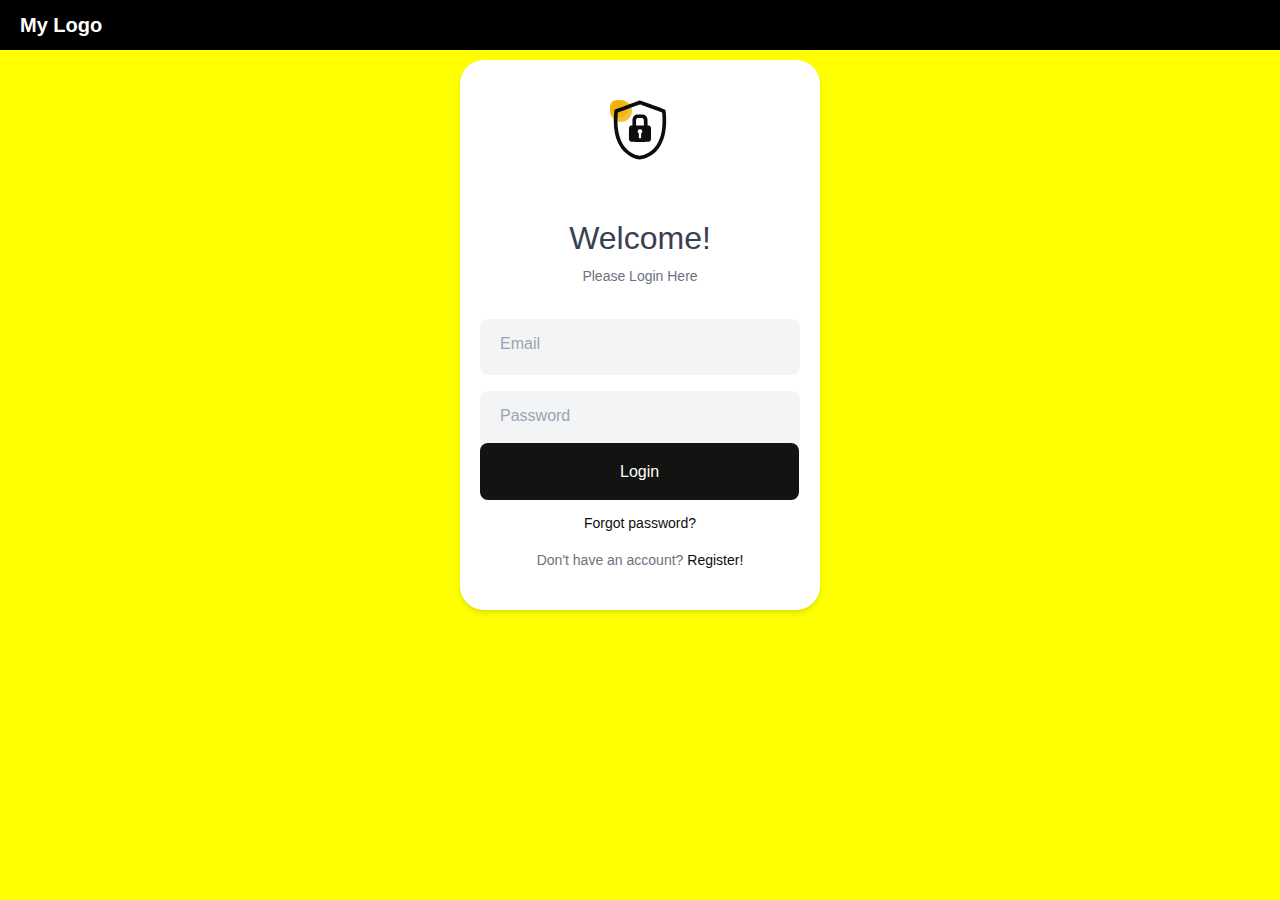
<file: index.html>
<!DOCTYPE html>
<html lang="en">
  <head>
    <meta charset="UTF-8" />
    <meta http-equiv="X-UA-Compatible" content="IE=edge" />
    <meta name="viewport" content="width=device-width, initial-scale=1.0" />
    <link rel="stylesheet" href="style.css" />
    <title>Login Page</title>
  </head>
  <body>
    
    <div class="navBar">
      <p class="logo">my logo</p>
    </div>
    <div class="outer">
      <div class="container">
        
        <div class="header">
          <div class="header-image">
            <div class="header-image-particle header-image-particle-1"></div>
            <div class="header-image-particle header-image-particle-2"></div>
            <div class="header-image-particle header-image-particle-3"></div>
            <svg viewBox="0 0 1000 1000">
              <g transform="translate(0.000000,512.000000) scale(0.100000,-0.100000)">
                <path
                  d="M2901.7,4280.3c-1274.3-463.7-2048.5-755-2075.3-779.9c-80.5-74.7-99.7-139.9-128.4-448.4c-172.5-1849.2-9.6-3437.8,482.9-4691.1c210.8-538.5,527-1086.5,858.5-1494.7c298.9-367.9,760.8-776.1,1159.4-1025.2c553.8-346.8,1337.6-617,1791.7-620.9c486.8-3.8,1339.5,302.8,1916.3,687.9c550,367.9,1046.3,881.5,1420,1469.8C9187.2-1263.6,9524.4,689.2,9302.1,3052c-28.8,308.5-47.9,373.7-128.4,448.4C9118.2,3554,5078.6,5020,4994.3,5020C4959.8,5018.1,4018.9,4686.6,2901.7,4280.3z M6878,3705.4l1810.9-657.3l23-274c61.3-737.8,51.7-1690.2-24.9-2343.6c-191.6-1684.4-812.5-2977.9-1807.1-3779c-492.5-394.7-1145.9-701.4-1711.3-801c-182.1-32.6-189.7-32.6-390.9,7.7c-1293.5,260.6-2380,1203.4-2964.5,2569.8c-276,649.6-442.7,1368.2-534.7,2309.1c-32.6,331.5-28.7,1646.1,5.8,2027.4l26.8,283.6l1839.6,668.8c1167,423.5,1853.1,665,1878,657.3C5049.9,4368.5,5881.5,4067.6,6878,3705.4z"
                />
                <path
                  d="M4430.9,2691.7c-298.9-80.5-532.7-297-642-596c-36.4-103.5-42.2-159-49.8-663l-7.7-551.9h-86.2c-47.9,0-122.6-9.6-166.7-23c-105.4-30.7-264.5-189.7-295.1-295.1c-32.6-113.1-32.6-2010.2,0-2123.3c30.7-105.4,189.7-264.5,295.1-295.1c113.1-32.6,2930-32.6,3043.1,0C6627-1825,6786-1666,6816.7-1560.6c32.6,113.1,32.6,2010.2,0,2123.3C6786,668.1,6627,827.1,6521.6,857.8c-44.1,13.4-118.8,23-166.7,23h-86.2l-7.7,551.9c-7.7,504-13.4,559.6-49.8,663c-111.1,302.8-344.9,517.4-649.6,596C5410.1,2731.9,4576.5,2730,4430.9,2691.7z M5513.6,2053.6c122.7-88.2,128.4-113.1,134.1-668.8l5.7-504H5002h-653.5V1356c1.9,576.8,17.2,640.1,178.2,720.5c51.7,26.8,128.4,30.7,492.5,26.8C5437,2097.6,5452.3,2095.7,5513.6,2053.6z M5210.8,202.4c199.3-132.2,228-415.8,55.6-588.3l-74.7-74.7v-371.8c0-444.6,3.8-433.1-191.6-433.1c-195.5,0-191.6-11.5-191.6,433.1v371.8l-74.7,74.7c-153.3,153.3-155.2,385.2-1.9,538.5c42.2,42.2,103.5,84.3,138,93.9C4971.3,277.2,5128.4,258,5210.8,202.4z"
                />
              </g>
            </svg>
          </div>
  
          <h1 class="header-title text-center">Welcome!</h1>
  
          <p class="text text-center">Please Login Here</p>
        </div>
  
        <form autocomplete="off">
          <div class="input app-input">
            <input type="text" name="email" id="email" />
            <label for="email">Email</label>
          </div>
  
          <div class="input app-input">
            <input type="password" name="password" id="password" />
            <label for="password">Password</label>
          </div>
          <div class="input app-input">
            <a type="button" href="customerList/index.html" class="button app-login-button">Login</a>
          </div>
        </form>
  
        <div class="text-center forgot-password">
          <a href="#" class="text link">Forgot password?</a>
        </div>
  
          <p class="text text-center forgot-password">
            Don't have an account?
            <a href="#" class="text link">Register!</a>
          </p>
      </div>
    </div>
    <script src="script.js"></script>
  </body>
</html>
</file>
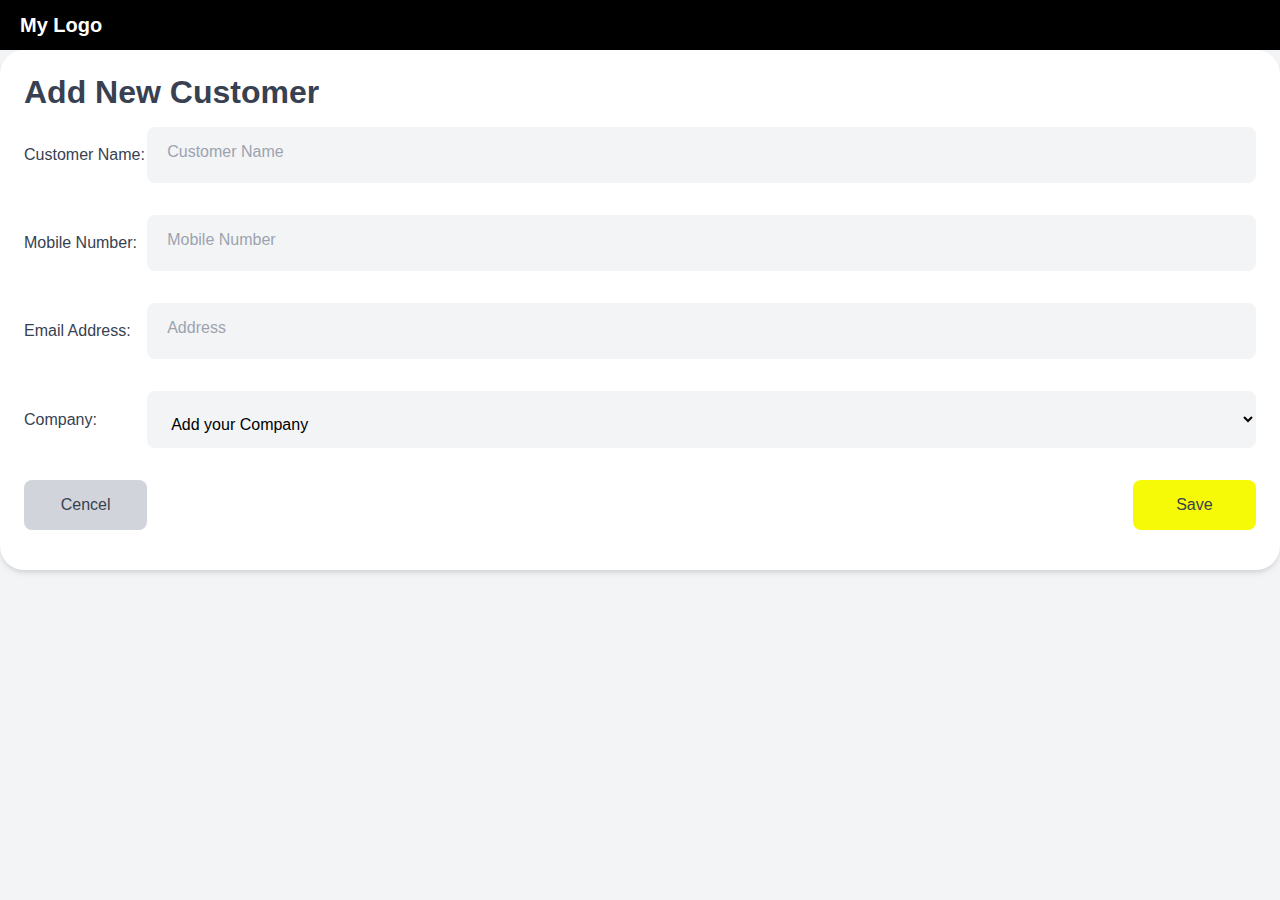
<file: addUser/index.html>
<!DOCTYPE html>
<html lang="en">
  <head>
    <meta charset="UTF-8" />
    <meta http-equiv="X-UA-Compatible" content="IE=edge" />
    <meta name="viewport" content="width=device-width, initial-scale=1.0" />
    <link rel="stylesheet" href="style.css" />
    <title>Add Customer</title>
  </head>
  <body>
    <div class="navBar">
      <p class="logo">my logo</p>
    </div>
    
      <div class="container">
        <h1>Add New Customer</h1>
        <form autocomplete="off">
          <div class="form-control">
            <p>Customer Name:</p>
            <div class="input app-input">
              <input type="text" name="name" id="name" required/>
              <label for="email">Customer Name</label>
            </div>
          </div>
          <div class="form-control">
            <p>Mobile Number:</p>
            <div class="input app-input">
              <input type="number" name="mobile" id="mobile" required/>
              <label for="email">Mobile Number</label>
            </div>
          </div>
          <div class="form-control">
            <p>Email Address:</p>
            <div class="input app-input">
              <input type="text" name="address" id="address" required/>
              <label for="email">Address</label>
            </div>
          </div>
          <div class="form-control">
            <p>Company:</p>
  
            <div class="input app-input">
              <select name="company" id="company" required>
                <option value="volvo">Add your Company</option>
                <option value="saab">Add your Company</option>
                <option value="mercedes">Add your Company</option>
                <option value="audi">Add your Company</option>
              </select>
            </div>
          </div>
          <div class="buttonGroup">
            <a type="button" href="../customerList/index.html" class="btn app-login-button">Cencel</a>
        <a type="button" href="../customerList/index.html" class="button app-login-button">Save</a>
    
            <!-- <button type="button" onclick="customerPage('/customerList')" class="btn app-login-button">Cancel</button>
            <button type="button" onclick="customerPage('/customerList')" class="button app-login-button">Save</button> -->
          </div>
        </form>
      </div>

    <script src="script.js"></script>
  </body>
</html>
</file>
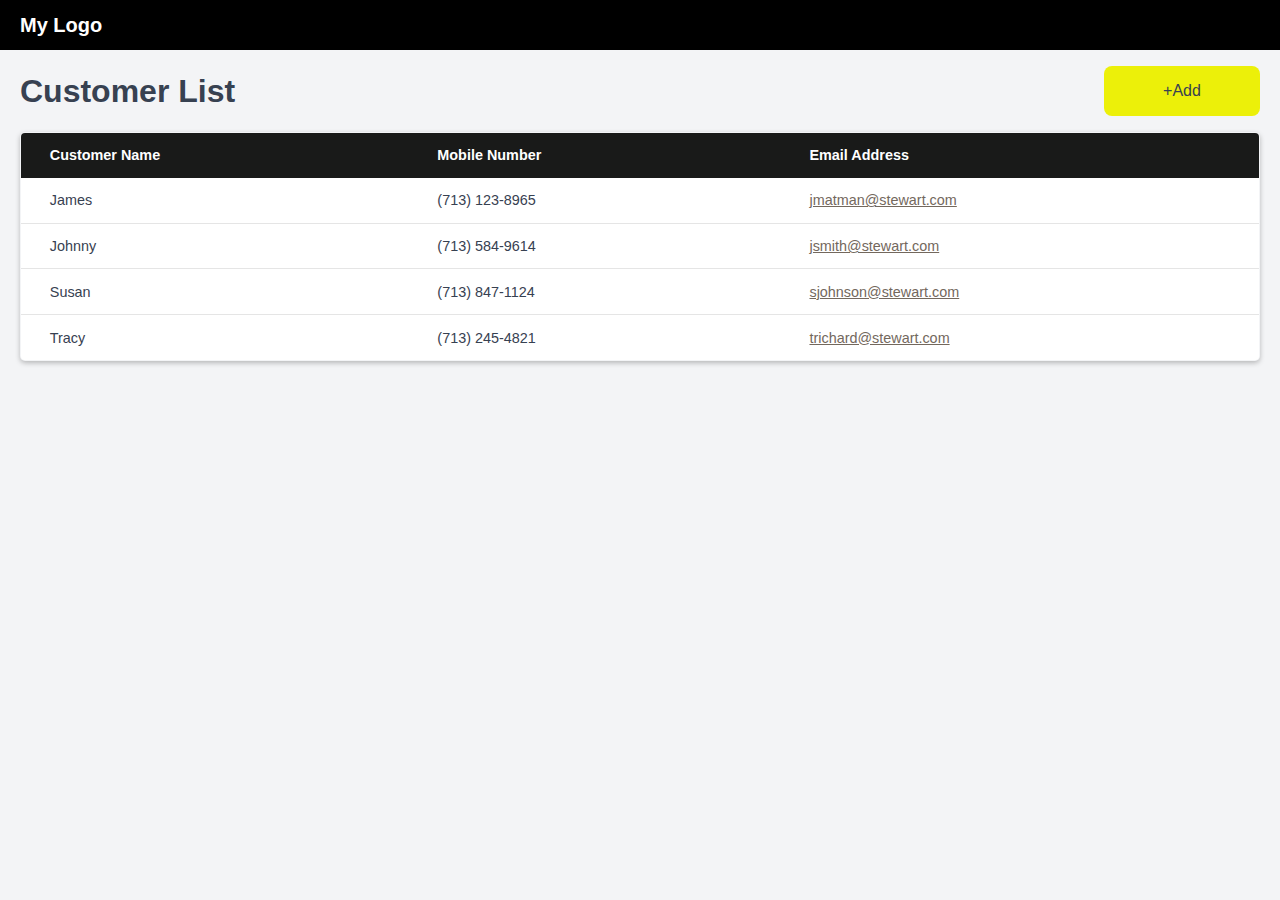
<file: customerList/index.html>
<!DOCTYPE html>
<html lang="en">
  <head>
    <meta charset="UTF-8" />
    <meta http-equiv="X-UA-Compatible" content="IE=edge" />
    <meta name="viewport" content="width=device-width, initial-scale=1.0" />
    <link rel="stylesheet" href="style.css" />
    <title>Cutomer List</title>
  </head>
  <body>
    <div class="navBar">
      <p class="logo">my logo</p>
    </div>

    <div class="outer">
      <span class="customerHeader">
        <h1>Customer List</h1>
        <a type="button" href="../addUser/index.html" class="button app-login-button">+Add</a>
      </span>
    
      <table>
        <thead>
          <tr>
            <th>Customer Name</th>
            <th>Mobile Number</th>
            <th>Email Address</th>
          </tr>
        </thead>
        <tbody id="tbody">
          <tr onclick="">
            <td>James</td>
            <td>(713) 123-8965</td>
            <td><a href="mailto:jmatman@stewart.com">jmatman@stewart.com</a></td>
          </tr>
          <tr>
            <td>Johnny</td>
            <td>(713) 584-9614</td>
            <td><a href="mailto:jsmith@stewart.com">jsmith@stewart.com</a></td>
          </tr>
          <tr>
            <td>Susan</td>
            <td>(713) 847-1124</td>
            <td><a href="mailto:sjohnson@stewart.com">sjohnson@stewart.com</a></td>
          </tr>
          <tr>
            <td>Tracy</td>
            <td>(713) 245-4821</td>
            <td><a href="mailto:trichard@stewart.com">trichard@stewart.com</a></td>
          </tr>
        </tbody>
      </table>
    </div>
    <script src="script.js"></script>
  </body>
</html>
</file>
<file: style.css>
/* https://dribbble.com/shots/15635034-Saifty-GDPR-Settings */
*,
*::before,
*::after {
    box-sizing: border-box;
}

:root {
    --purple-100: #ede9fe;
    --purple-200: #c4b5fd;
    --purple-600: #0e0d0d;
    --black-800: #131312;
    --pink-100: #fee2e2;
    --pink-200: #f0b206;
    --grey-100: #f3f4f6;
    --grey-200: #e5e7eb;
    --grey-300: #d1d5db;
    --grey-400: #9ca3af;
    --grey-500: #6b7280;
    --grey-700: #374151;
    --white: #fff;
}
*{
    margin: 0%;
    padding: 0%;
}
body {
    margin: 0;
    padding: 0%;
    /* padding: 30px; */
    /* display: flex; */
    height: 100vh;
    /* align-items: flex-start; */
    /* justify-content: center; */
    background-color: yellow;
    font-family: "Poppins", sans-serif;
    color: var(--grey-700);
}
.outer{
    /* background-color: blue; */
    display: flex;
    align-items: flex-start;
    justify-content: center;
    padding: 10px;
}
.navBar{
    background-color: rgb(0, 0, 0);
    height: 50px;
    margin: 0;
    padding: 0;
    display: flex;
    flex-direction: row;
    justify-content: flex-start;
    align-items: center;
    padding-left: 20px;
}
.logo{
    color: #fff;
    font-size: 20px;
    text-transform: capitalize;
    font-weight: bold;
}
.container {
    position: relative;
    display: flex;
    flex-direction: column;
    width: 360px;
    height: 550px;
    border-radius: 24px;
    padding: 20px;
    background-color: var(--white);
    overflow: hidden;
    box-shadow: 0 0 #0000, 0 0 #0000, 0 4px 6px -1px rgb(0 0 0 / 10%),
        0 2px 4px -1px rgb(0 0 0 / 6%);
}

.header {
    display: flex;
    flex-direction: column;
    align-items: center;
}

.header-title {
    font-size: bold;
    font-weight: 500;
    margin-top: 0;
    margin-bottom: 8px;
}

.header-image {
    height: 60px;
    width: 60px;
    margin: 20px 40px 60px 40px;
}
.header-image svg {
    position: relative;
    fill: var(--purple-600);
}

.header-image-particle {
    position: absolute;
    border-radius: 50%;
    background-color: var(--pink-200);
    opacity: 0.8;
}

.header-image-particle-1 {
    height: 22px;
    width: 22px;
    animation: particle-1 1.2s ease-in-out alternate infinite;
}
@keyframes particle-1 {
    0% {
        transform: translate3d(80px, 65px, 0);
    }
    100% {
        transform: translate3d(88px, 73px, 0);
    }
}

.header-image-particle-2 {
    height: 18px;
    width: 18px;
    animation: particle-2 1.4s ease-in-out alternate infinite;
}
@keyframes particle-2 {
    0% {
        transform: translate3d(-50px, 40px, 0);
    }
    100% {
        transform: translate3d(-30px, 40px, 0);
    }
}

.header-image-particle-3 {
    height: 12px;
    width: 12px;
    animation: particle-3 1.8s ease-in-out alternate infinite;
}
@keyframes particle-3 {
    0% {
        transform: translate3d(90px, 10px, 0);
    }
    100% {
        transform: translate3d(105px, -5px, 0);
    }
}

.button {
    /* width: 100%; */
    padding: 20px 140px;
    margin: 20px 0;
    border-radius: 8px;
    border: none;
    font-weight: 500;
    font-size: 16px;
    color: var(--white);
    background-color: var(--black-800);
    -webkit-appearance: none;
    cursor: pointer;
    font-family: inherit;
    text-decoration: none;
    transition: background-color 200ms, color 200ms;
}
.button:active {
    background-color: var(--purple-800);
}

.link {
    color: var(--purple-600);
    font-weight: 500;
    text-decoration: none;
}
.link:hover {
    text-decoration: underline;
}

.text {
    font-size: 14px;
    line-height: 22px;
    margin-top: 0;
    margin-bottom: 16px;
}
.text:not(.link) {
    color: var(--grey-500);
}

.text-center {
    text-align: center;
}

.modal,
.modal-backdrop {
    position: absolute;
    top: 0;
    bottom: 0;
    left: 0;
    right: 0;
}

.modal {
    display: flex;
    justify-content: center;
    align-items: flex-end;
    pointer-events: none;
}
.modal-active.modal {
    pointer-events: auto;
}

.modal-backdrop {
    opacity: 0;
    background-color: rgba(8, 2, 29, 0.5);
    transform: translateZ(0);
    transition: opacity 200ms;
}
.modal-active .modal-backdrop {
    opacity: 1;
}

.modal-body {
    position: relative;
    display: flex;
    align-items: center;
    flex-direction: column;
    border-top-right-radius: 24px;
    border-top-left-radius: 24px;
    width: 100%;
    padding: 24px;
    background: var(--white);
    transform: translateY(100%);
    transition: transform 220ms cubic-bezier(0.33, 1, 0.68, 1);
}
.modal-body::before {
    content: "";
    position: absolute;
    top: 14px;
    height: 4px;
    margin: 0 auto;
    width: 60px;
    border-radius: 2px;
    background-color: var(--grey-200);
}
.modal-active .modal-body {
    transform: translateY(0);
}

.modal-title {
    margin-top: 8px;
    margin-bottom: 16px;
    font-weight: 500;
    font-size: 20px;
}

.settings-buttons {
    display: flex;
    justify-content: space-around;
    width: 100%;
}
.settings-button {
    min-width: 72px;
    padding: 10px 16px;
    margin: 16px 0;
    border-radius: 16px;
    border: none;
    font-weight: 700;
    font-size: 12px;
    color: var(--grey-500);
    background-color: var(--grey-100);
    -webkit-appearance: none;
    cursor: pointer;
    font-family: inherit;
    transition: background-color 200ms, color 200ms;
}
.settings-button-active {
    background-color: var(--pink-100);
    color: var(--purple-600);
}

.settings-button-icon {
    font-size: 40px;
    text-align: center;
    color: var(--grey-300);
    transform: translate3d(0, 0, 0);
    transition: color 200ms;
}
.settings-button-icon-active {
    color: var(--purple-600);
    transform-origin: center center;
    animation: bounce 500ms ease-in-out;
}
@keyframes bounce {
    0% {
        transform: scale3d(1, 1, 1) translate3d(0, 0, 0);
    }
    10% {
        transform: scale3d(1, 0.8, 1) translate3d(0, 0, 0);
    }
    40% {
        transform: scale3d(1, 1, 1) translate3d(0, -12px, 0);
    }
    70% {
        transform: scale3d(1, 1, 1) translate3d(0, 0, 0);
    }
    100% {
        transform: scale3d(1, 1, 1) translate3d(0, 0, 0);
    }
}

.input {
    position: relative;
    margin: 16px 0;
    font-size: 16px;
}

.input label {
    position: absolute;
    top: 16px;
    left: 20px;
    font-weight: 500;
    color: var(--grey-400);
    pointer-events: none;
    transform-origin: top left;
    transition: transform 200ms;
}

.input input {
    padding: 24px 20px 14px 20px;
    width: 100%;
    outline: none;
    border: none;
    font-size: 16px;
    border-radius: 8px;
    background: var(--grey-100);
    transition: background-color 160ms;
}
.input input:focus {
    background: var(--grey-200);
}

.input-active label {
    transform: scale(0.7, 0.7) translate(0, -10px);
}

.forgot-password{
    margin-top: 15px;
}

.footer {
    display: flex;
    justify-content: center;
    align-items: flex-end;
    flex-grow: 1;
}
.footer .text {
    margin: 0;
}
</file>
<file: addUser/style.css>
/* https://dribbble.com/shots/15635034-Saifty-GDPR-Settings */
*,
*::before,
*::after {
  box-sizing: border-box;
}

:root {
  --purple-100: #ede9fe;
  --purple-200: #c4b5fd;
  --purple-600: #7c3aed;
  --yellow-800: #f6fa06;
  --pink-100: #fee2e2;
  --pink-200: #fecaca;
  --grey-100: #f3f4f6;
  --grey-200: #e5e7eb;
  --grey-300: #d1d5db;
  --grey-400: #9ca3af;
  --grey-500: #6b7280;
  --grey-700: #374151;
  --white: #fff;
}

* {
  margin: 0%;
  padding: 0%;
}

.outer {
  /* background-color: blue; */
  display: flex;
  align-items: flex-start;
  justify-content: center;
  padding: 10px;
}

.navBar {
  background-color: rgb(0, 0, 0);
  height: 50px;
  margin: 0;
  padding: 0;
  display: flex;
  flex-direction: row;
  justify-content: flex-start;
  align-items: center;
  padding-left: 20px;
}

.logo {
  color: #fff;
  font-size: 20px;
  text-transform: capitalize;
  font-weight: bold;
}

body {
  margin: 0;
  padding: 0%;
  /* display: flex; */
  height: 100vh;
  /* align-items: flex-start;
    justify-content: center; */
  background-color: var(--grey-100);
  font-family: "Poppins", sans-serif;
  color: var(--grey-700);
}

.container {
  position: relative;
  display: flex;
  flex-direction: column;
  width: 100%;
  height: auto;
  border-radius: 24px;
  padding: 24px;
  background-color: var(--white);
  overflow: hidden;
  box-shadow: 0 0 #0000, 0 0 #0000, 0 4px 6px -1px rgb(0 0 0 / 10%),
    0 2px 4px -1px rgb(0 0 0 / 6%);
}

.buttonGroup {
  display: flex;
  justify-content: space-between;
}

.button {
  width: 10%;
  text-align: center;
  padding: 16px 16px;
  margin: 16px 0;
  border-radius: 8px;
  border: none;
  font-weight: 500;
  font-size: 16px;
  color: var(--black);
  background-color: var(--yellow-800);
  -webkit-appearance: none;
  cursor: pointer;
  font-family: inherit;
  text-decoration: none;
  transition: background-color 200ms, color 200ms;
}

.btn {
  width: 10%;
  text-align: center;
  padding: 16px 16px;
  margin: 16px 0;
  border-radius: 8px;
  border: none;
  font-weight: 500;
  font-size: 16px;
  color: var(--black);
  background-color: var(--grey-300);
  -webkit-appearance: none;
  cursor: pointer;
  font-family: inherit;
  text-decoration: none;
  transition: background-color 200ms, color 200ms;
}

.button:active {
  background-color: var(--purple-800);
}

.link {
  color: var(--purple-600);
  font-weight: 500;
  text-decoration: none;
}

.link:hover {
  text-decoration: underline;
}

.text {
  font-size: 14px;
  line-height: 22px;
  margin-top: 0;
  margin-bottom: 16px;
}

.text:not(.link) {
  color: var(--grey-500);
}

.text-center {
  text-align: center;
}

.form-control {
  display: flex;
  align-items: center;
}

.form-control>p {
  width: 10%;
}

.input {
  position: relative;
  flex-grow: 1;
  margin: 16px 0;
  font-size: 16px;
}

.input label {
  position: absolute;
  top: 16px;
  left: 20px;
  font-weight: 500;
  color: var(--grey-400);
  pointer-events: none;
  transform-origin: top left;
  transition: transform 200ms;
}

.input input,
select {
  padding: 24px 20px 14px 20px;
  width: 100%;
  outline: none;
  border: none;
  font-size: 16px;
  border-radius: 8px;
  background: var(--grey-100);
  transition: background-color 160ms;
}

.input input:focus {
  background: var(--grey-200);
}

.input-active label {
  transform: scale(0.7, 0.7) translate(0, -10px);
}


a {
  text-decoration: none;
  color: #000000;
}

a:hover {
  color: #222222
}

/* Dropdown */

.dropdown {
  display: inline-block;
  position: relative;
}

.dd-button {
  display: inline-block;
  border: 1px solid gray;
  border-radius: 4px;
  padding: 10px 30px 10px 20px;
  background-color: #ffffff;
  cursor: pointer;
  white-space: nowrap;
}

.dd-button:after {
  content: '';
  position: absolute;
  top: 50%;
  right: 15px;
  transform: translateY(-50%);
  width: 0;
  height: 0;
  border-left: 5px solid transparent;
  border-right: 5px solid transparent;
  border-top: 5px solid black;
}

.dd-button:hover {
  background-color: #eeeeee;
}


.dd-input {
  display: none;
}

.dd-menu {
  position: absolute;
  top: 100%;
  border: 1px solid #ccc;
  border-radius: 4px;
  padding: 0;
  margin: 2px 0 0 0;
  box-shadow: 0 0 6px 0 rgba(0, 0, 0, 0.1);
  background-color: #ffffff;
  list-style-type: none;
}

.dd-input+.dd-menu {
  display: none;
}

.dd-input:checked+.dd-menu {
  display: block;
}

.dd-menu li {
  padding: 10px 20px;
  cursor: pointer;
  white-space: nowrap;
}

.dd-menu li:hover {
  background-color: #f6f6f6;
}

.dd-menu li a {
  display: block;
  margin: -10px -20px;
  padding: 10px 20px;
}

.dd-menu li.divider {
  padding: 0;
  border-bottom: 1px solid #cccccc;
}
</file>
<file: customerList/style.css>
body {
  padding: 1.5em;
  background: #f5f5f5
}

:root {
  --purple-100: #ede9fe;
  --purple-200: #c4b5fd;
  --purple-600: #191a19;
  --purple-800: #ecf009;
  --pink-100: #fee2e2;
  --pink-200: #fecaca;
  --grey-100: #f3f4f6;
  --grey-200: #e5e7eb;
  --grey-300: #d1d5db;
  --grey-400: #9ca3af;
  --grey-500: #6b7280;
  --grey-700: #374151;
  --white: #fff;
}
*{
  margin: 0%;
  padding: 0%;
}
.outer{
  /* background-color: blue; */
  display: flex;
  flex-direction: column;
  align-items: flex-start;
  justify-content: center;
  padding: 0 20px;
}
.navBar{
  background-color: rgb(0, 0, 0);
  height: 50px;
  margin: 0;
  padding: 0;
  display: flex;
  flex-direction: row;
  justify-content: flex-start;
  align-items: center;
  padding-left: 20px;
}
.logo{
  color: #fff;
  font-size: 20px;
  text-transform: capitalize;
  font-weight: bold;
}

body {
  margin: 0;
  padding: 0%;
  background-color: var(--grey-100);
  font-family: "Poppins", sans-serif;
  color: var(--grey-700);
}


.customerHeader{
  width: 100%;
  align-items: center;
  display: flex;
  justify-content: space-between;
}

table {
  border: 1px #a39485 solid;
  font-size: .9em;
  box-shadow: 0 2px 5px rgba(0, 0, 0, .25);
  width: 100%;
  border-collapse: collapse;
  border-radius: 5px;
  overflow: hidden;
}

th {
  text-align: left;
}

thead {
  font-weight: bold;
  color: #fff;
  background: var(--purple-600);
}

td,
th {
  padding: 1em 2em;
  vertical-align: middle;
}

td {
  border-bottom: 1px solid rgba(0, 0, 0, .1);
  background: #fff;
}

a {
  color: #73685d;
}

.button {
  width: 10%;
  text-align: center;
  padding: 16px 16px;
  margin: 16px 0;
  border-radius: 8px;
  border: none;
  font-weight: 450;
  font-size: 16px;
  color: var(--black);
  background-color: var(--purple-800);
  -webkit-appearance: none;
  cursor: pointer;
  font-family: inherit;
  text-decoration: none;
  transition: background-color 200ms, color 200ms;
}

.button:active {
  background-color: var(--purple-800);
}

@media all and (max-width: 768px) {

  table,
  thead,
  tbody,
  th,
  td,
  tr {
    display: block;
  }

  th {
    text-align: right;
  }

  table {
    position: relative;
    padding-bottom: 0;
    border: none;
    box-shadow: 0 0 10px rgba(0, 0, 0, .2);
  }

  thead {
    float: left;
    white-space: nowrap;
  }

  tbody {
    overflow-x: auto;
    overflow-y: hidden;
    position: relative;
    white-space: nowrap;
  }

  tr {
    display: inline-block;
    vertical-align: top;
  }

  th {
    border-bottom: 1px solid #a39485;
  }

  td {
    border-bottom: 1px solid #e5e5e5;
  }


}
</file>
